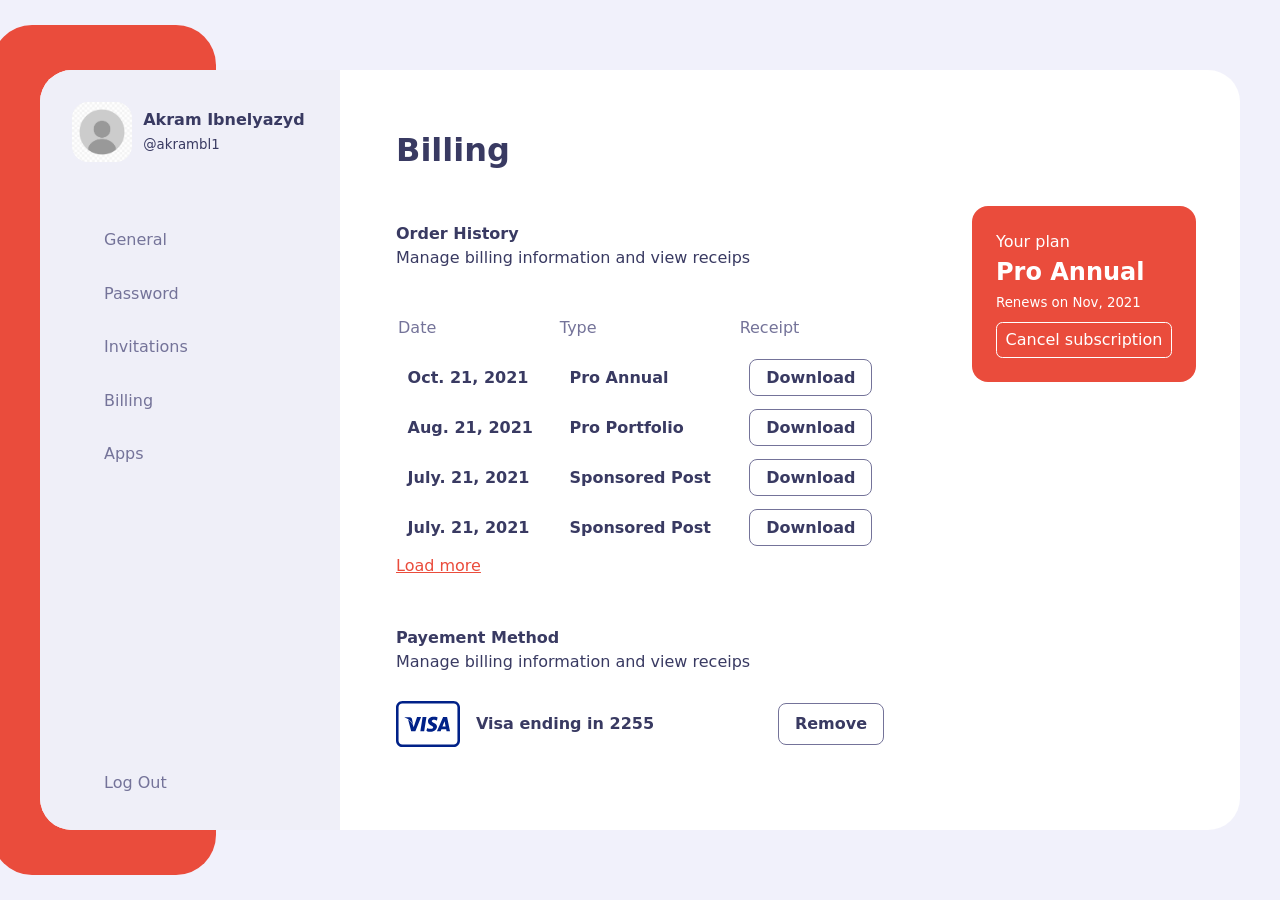
<file: billing/index.html>
<!DOCTYPE html>
<html lang="en">
  <head>
    <meta charset="UTF-8" />
    <meta name="viewport" content="width=device-width, initial-scale=1.0" />
    <title>Document</title>
    <link rel="stylesheet" href="style.css" />
  </head>

  <body>
    <main>
      <nav>
        <div class="profile">
          <img src="profile.jpg" width="60"/>
          <div class="profile-id">
            <p>Akram Ibnelyazyd</p>
            <small>@akrambl1</small>
          </div>
        </div>

        <div class="navbar">
          <ul>
            <li><i class="bi bi-house"></i><a href="#">General</a></li>
            <li><i class="bi bi-lock"></i><a href="#">Password</a></li>
            <li>
              <i class="bi bi-envelope-open"></i><a href="#">Invitations</a>
            </li>
            <li><i class="bi bi-wallet"></i><a href="#">Billing</a></li>
            <li><i class="bi bi-app"></i><a href="#">Apps</a></li>
            <li>
              <i class="bi bi-box-arrow-right"></i><a href="#">Log Out</a>
            </li>
          </ul>
        </div>
      </nav>

      <section>
        <h1>Billing</h1>
        <div class="order-history">
          <h4>Order History</h4>
          <p>Manage billing information and view receips</p>
          <div class="order-table">
            <table>
              <thead>
                <tr>
                  <th>Date</th>
                  <th>Type</th>
                  <th>Receipt</th>
                </tr>
              </thead>
              <tbody>
                <tr>
                  <td>Oct. 21, 2021</td>
                  <td>Pro Annual</td>
                  <td><a href="#">Download</a></td>
                </tr>
                <tr>
                  <td>Aug. 21, 2021</td>
                  <td>Pro Portfolio</td>
                  <td><a href="#">Download</a></td>
                </tr>
                <tr>
                  <td>July. 21, 2021</td>
                  <td>Sponsored Post</td>
                  <td><a href="#">Download</a></td>
                </tr>
                <tr>
                  <td>July. 21, 2021</td>
                  <td>Sponsored Post</td>
                  <td><a href="#">Download</a></td>
                </tr>
              </tbody>
            </table>
          </div>
          <a href="#">Load more</a>
        </div>
        <div class="payment">
          <h4>Payement Method</h4>
          <p>Manage billing information and view receips</p>
          <div class="card">
            <svg
              xmlns="http://www.w3.org/2000/svg"
              x="0px"
              y="0px"
              width="100"
              height="100"
              viewBox="0 0 50 50"
            >
              <path
                d="M 5 7 C 2.25 7 0 9.25 0 12 L 0 38 C 0 40.75 2.25 43 5 43 L 45 43 C 47.75 43 50 40.75 50 38 L 50 12 C 50 9.25 47.75 7 45 7 Z M 5 9 L 45 9 C 46.667969 9 48 10.332031 48 12 L 48 38 C 48 39.667969 46.667969 41 45 41 L 5 41 C 3.332031 41 2 39.667969 2 38 L 2 12 C 2 10.332031 3.332031 9 5 9 Z M 29.6875 19.40625 C 26.585938 19.40625 25 20.933594 25 22.875 C 25 26.386719 29.0625 25.914063 29.0625 27.71875 C 29.0625 28.023438 28.828125 28.75 27.125 28.75 C 25.417969 28.75 24.3125 28.09375 24.3125 28.09375 L 23.78125 30.46875 C 23.78125 30.46875 24.886719 31.09375 27 31.09375 C 29.113281 31.09375 32.03125 29.476563 32.03125 27.125 C 32.03125 24.296875 27.96875 24.074219 27.96875 22.8125 C 27.96875 22.167969 28.46875 21.6875 29.9375 21.6875 C 30.890625 21.6875 31.96875 22.40625 31.96875 22.40625 L 32.46875 19.96875 C 32.46875 19.96875 31.050781 19.40625 29.6875 19.40625 Z M 16.46875 19.625 L 13.78125 27.5625 C 13.78125 27.5625 13.597656 26.886719 13.53125 26.46875 C 11.996094 23.023438 9.5 21.75 9.5 21.75 L 11.875 30.75 L 15.125 30.75 L 19.625 19.625 Z M 20.78125 19.625 L 19.03125 30.75 L 22 30.75 L 23.78125 19.625 Z M 36.8125 19.625 L 31.96875 30.75 L 34.90625 30.75 L 35.5 29.15625 L 39.1875 29.15625 L 39.5 30.75 L 42.1875 30.75 L 39.90625 19.625 Z M 6.25 19.65625 C 6.25 19.65625 12.054688 21.453125 13.40625 25.8125 L 12.40625 20.75 C 12.40625 20.75 11.976563 19.65625 10.8125 19.65625 Z M 37.9375 22.84375 L 38.75 27.03125 L 36.3125 27.03125 Z"
              ></path>
            </svg>
            <p>Visa ending in 2255</p>
            <a href="#">Remove</a>
          </div>
        </div>
      </section>

      <aside>
        <div class="Your-plan">
          <p>Your plan</p>
          <h1>Pro Annual</h1>
          <small>Renews on Nov, 2021</small>
          <a href="#">Cancel subscription</a>
        </div>
      </aside>
    </main>
  </body>
</html>
</file>
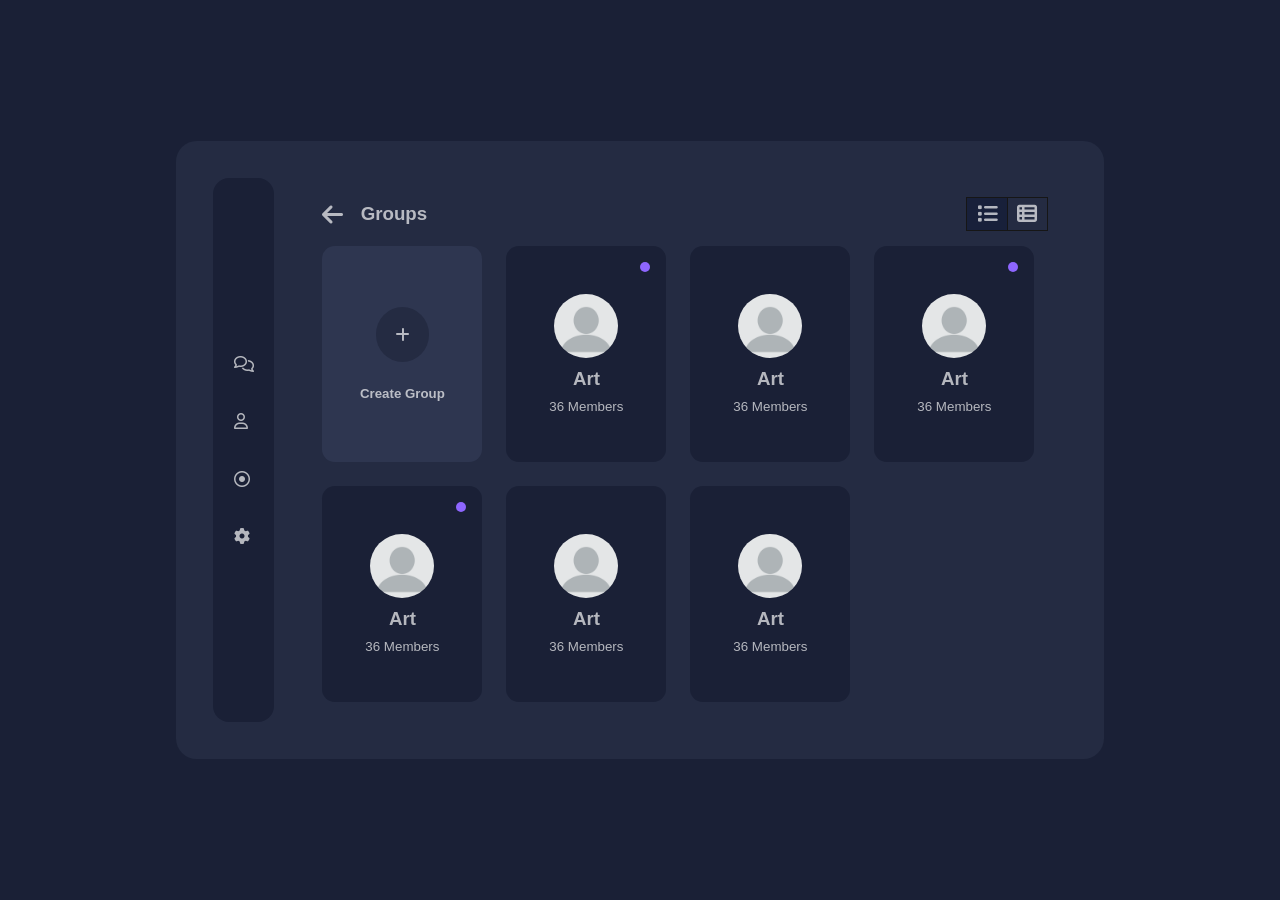
<file: gallery/index.html>
<!DOCTYPE html>
<html lang="en">
  <head>
    <meta charset="UTF-8" />
    <meta name="viewport" content="width=device-width, initial-scale=1.0" />
    <title>gallery</title>
    <link rel="stylesheet" href="style.css" />
    <link
      rel="stylesheet"
      href="https://cdnjs.cloudflare.com/ajax/libs/font-awesome/6.4.2/css/all.min.css"
      integrity="sha512-z3gLpd7yknf1YoNbCzqRKc4qyor8gaKU1qmn+CShxbuBusANI9QpRohGBreCFkKxLhei6S9CQXFEbbKuqLg0DA=="
      crossorigin="anonymous"
      referrerpolicy="no-referrer"
    />
  </head>

  <body>
    <main>
      <nav>
        <i class="fa-regular fa-comments" style="color: #ffffffad"></i>
        <i class="fa-regular fa-user" style="color: #ffffffad"></i>
        <i class="fa-regular fa-circle-dot" style="color: #ffffffad"></i>
        <i class="fa-solid fa-gear" style="color: #ffffffad"></i>
      </nav>

      <section>
        <header>
          <div class="page-name">
            <i
              class="fa-solid fa-arrow-left fa-xl"
              style="color: #ffffffad"
            ></i>
            <h3>Groups</h3>
          </div>
          <div class="radio-group">
            <div class="radio">
              <input type="radio" id="r1" name="filter" checked />
              <label for="r1"><i class="fa-solid fa-list"></i></label>
            </div>
            <div class="radio">
              <input type="radio" id="r2" name="filter" />
              <label for="r2"><i class="fa-solid fa-table-list"></i></label>
            </div>
          </div>
        </header>

        <div class="group-card">
          <div class="card">
            <i class="fa-solid fa-plus"></i>
            <h5>Create Group</h5>
          </div>

          <div class="card notif">
            <img src="profile1.png" />
            <h3>Art</h3>
            <small>36 Members</small>
          </div>
          <div class="card">
            <img src="profile1.png" />
            <h3>Art</h3>
            <small>36 Members</small>
          </div>
          <div class="card notif">
            <img src="profile1.png" />
            <h3>Art</h3>
            <small>36 Members</small>
          </div>
          <div class="card notif">
            <img src="profile1.png" />
            <h3>Art</h3>
            <small>36 Members</small>
          </div>
          <div class="card">
            <img src="profile1.png" />
            <h3>Art</h3>
            <small>36 Members</small>
          </div>
          <div class="card">
            <img src="profile1.png" />
            <h3>Art</h3>
            <small>36 Members</small>
          </div>
        </div>
      </section>
    </main>
  </body>
</html>
</file>
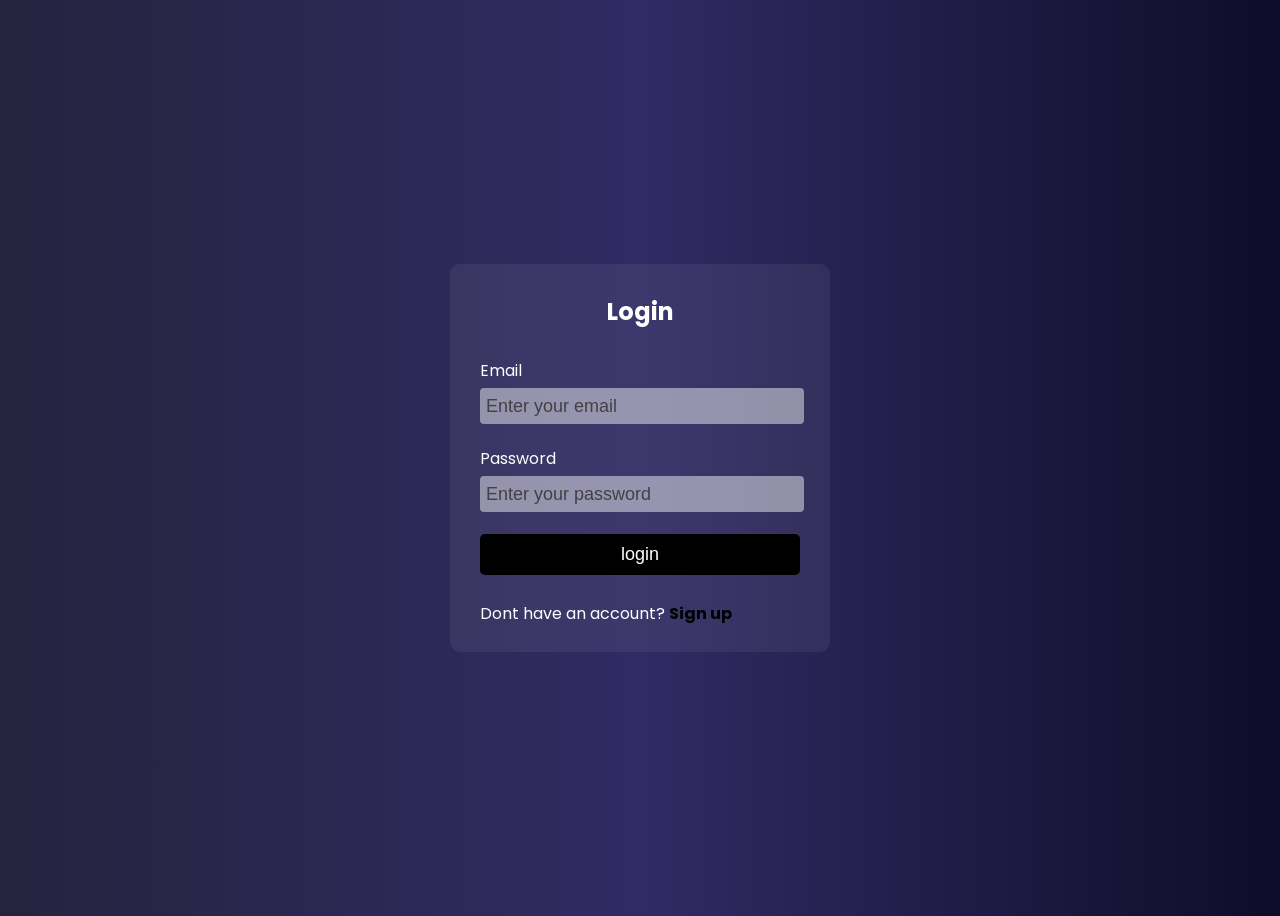
<file: Login app/index.html>
<!DOCTYPE html>
<html lang="en">
<head>
    <meta charset="UTF-8">
    <meta name="viewport" content="width=device-width, initial-scale=1.0">
    <title>login page</title>
    <link rel="stylesheet" href="style.css">
    <link rel="stylesheet" href="https://cdnjs.cloudflare.com/ajax/libs/font-awesome/6.5.1/css/all.min.css" integrity="sha512-DTOQO9RWCH3ppGqcWaEA1BIZOC6xxalwEsw9c2QQeAIftl+Vegovlnee1c9QX4TctnWMn13TZye+giMm8e2LwA==" crossorigin="anonymous" referrerpolicy="no-referrer" />
    
</head>
<body>
    <section class="container">
        <main class="loginForm">
            <h2>Login</h2>
            <form onsubmit="return false">
                <label for="email">Email</label>
                <input type="text" name="email" id="email" placeholder="Enter your email">
                <span></span>
                <label for="pwd">Password</label>
                <input type="password" name="pwd" id="pwd" placeholder="Enter your password">
                <span></span>
                <button id="loginBtn" >login</button>
            </form>
            <p class="signUpTxt">Dont have an account? <span onclick="login()">Sign up</span></p>
        </main>
        <main class="signUpForm">
            <h2>Sign Up</h2>
            <form onsubmit="return false">
                <div class="fullName">
                    <div class="firstName">
                        <label for="firstName">First Name</label>
                        <input type="text" name="firstName" id="firstName" placeholder="First Name">
                    </div>
                    <div class="lastName">
                        <label for="lastName">Last Name</label>
                        <input type="text" name="lastName" id="lastName" placeholder="Last Name">
                    </div>
                </div>
                <label for="email">Email</label>
                <input type="text" name="email" id="email" placeholder="Enter your email">
                <span></span>
                <label for="pwd">Password</label>
                <input type="text" name="pwd" id="pwd" placeholder="Enter your password">
                <span></span>
                <button id="loginBtn" >Creat New Account</button>
            </form>
            <p class="or">Or Sign Up with</p>
            <div class="orLogin">
                <i class="fa-brands fa-facebook"></i>
                <i class="fa-brands fa-instagram"></i>
                <i class="fa-brands fa-github"></i>
            </div>
            <p class="signUpTxt" onclick="singUp()">Already have an account? <span>Sign in</span></p>
        </main>
    </section>

    <script>
        let container = document.querySelector('.container')
        function login() {
            container.classList.add('flip')
            document.title = 'Sign up page'
        }
        function singUp(){
            container.classList.remove('flip')
            document.title = 'Login page'
        }
    </script>
</body>
</html>
</file>
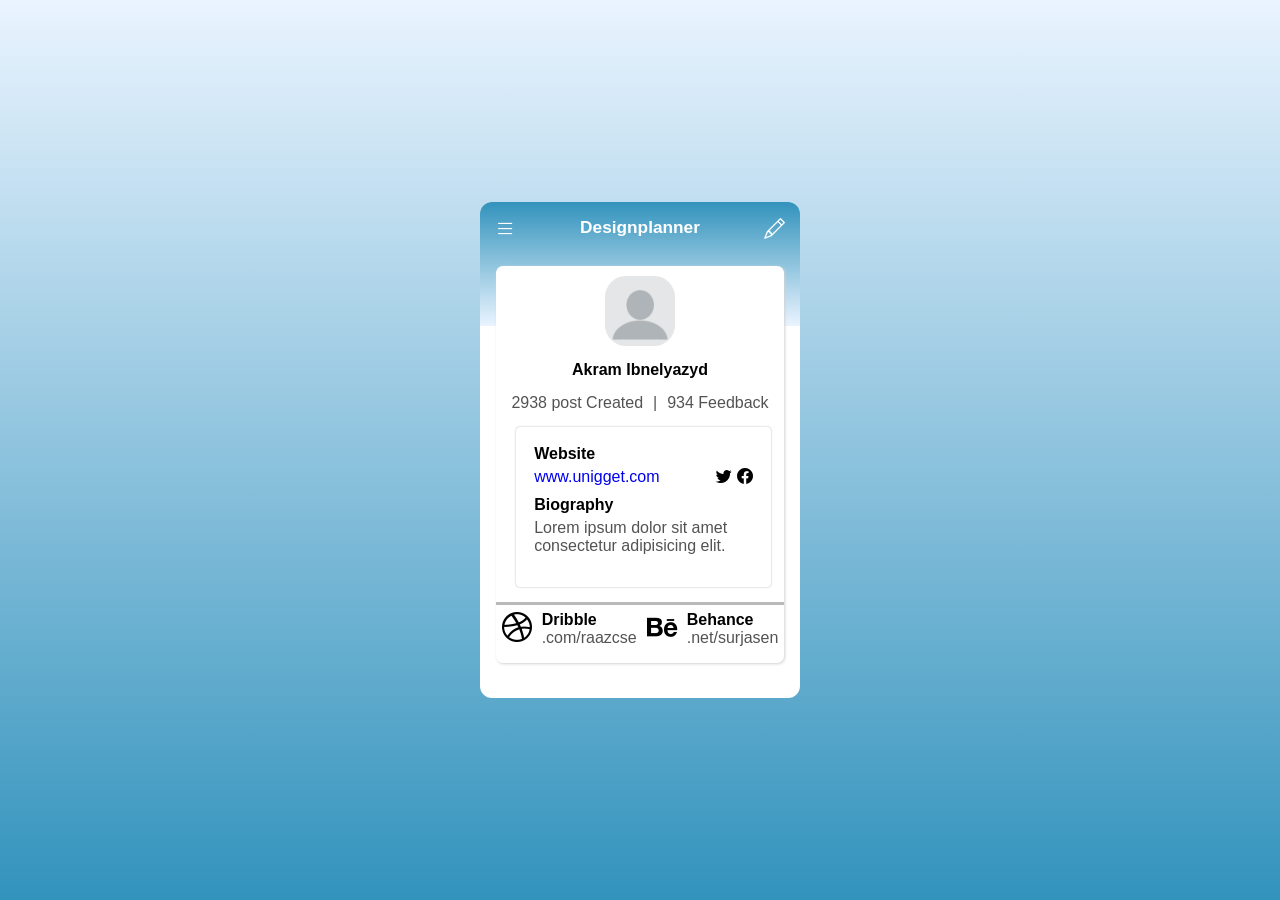
<file: p1/index.html>
<!DOCTYPE html>
<html lang="en">
<head>
    <meta charset="UTF-8">
    <meta name="viewport" content="width=device-width, initial-scale=1.0">
    <title>Document</title>
    <link rel="stylesheet" href="style.css">
    <link rel="stylesheet" href="https://cdn.jsdelivr.net/npm/bootstrap-icons@1.11.2/font/bootstrap-icons.min.css">
</head>
<body>
    <main>
        <div class="head-bg">
            <!-- <div> -->
                <i class="bi bi-list"></i>
                <h5>Designplanner</h5>
                <i class="bi bi-pencil"></i>
            <!-- </div> -->
        </div>
        <div class="card">
                <img src="profile-picture.webp">
                <h4>Akram Ibnelyazyd</h4>
                <span class="par">
                    <p>2938 post Created </p>
                    <p>|</p>
                    <p> 934 Feedback</p>
                </span>
                <div class="card-2">
                    <h4>Website</h4>
                    <article>
                        <a href="#">www.unigget.com</a>
                        <div class="icons">
                            <i class="bi bi-twitter"></i>
                            <i class="bi bi-facebook"></i>
                        </div>
                    </article>
                    <h4 style="margin-top: 5px;">Biography</h4>
                    <p class="par" style="text-align: left; ">
                        Lorem ipsum dolor sit amet consectetur adipisicing elit.
                    </p>
                </div>

                <footer>
                    <div class="div1">
                        <i class="bi bi-dribbble"></i>
                        <div>
                            <h4>Dribble</h4>
                            <p>.com/raazcse</p>
                        </div>
                    </div>
                    <div class="div2">
                        <i class="bi bi-behance"></i>
                        <div>
                            <h4>Behance</h4>
                            <p>.net/surjasen</p>
                        </div>
                    </div>
                </footer>
            
        </div>
    </main>
</body>
</html>
</file>
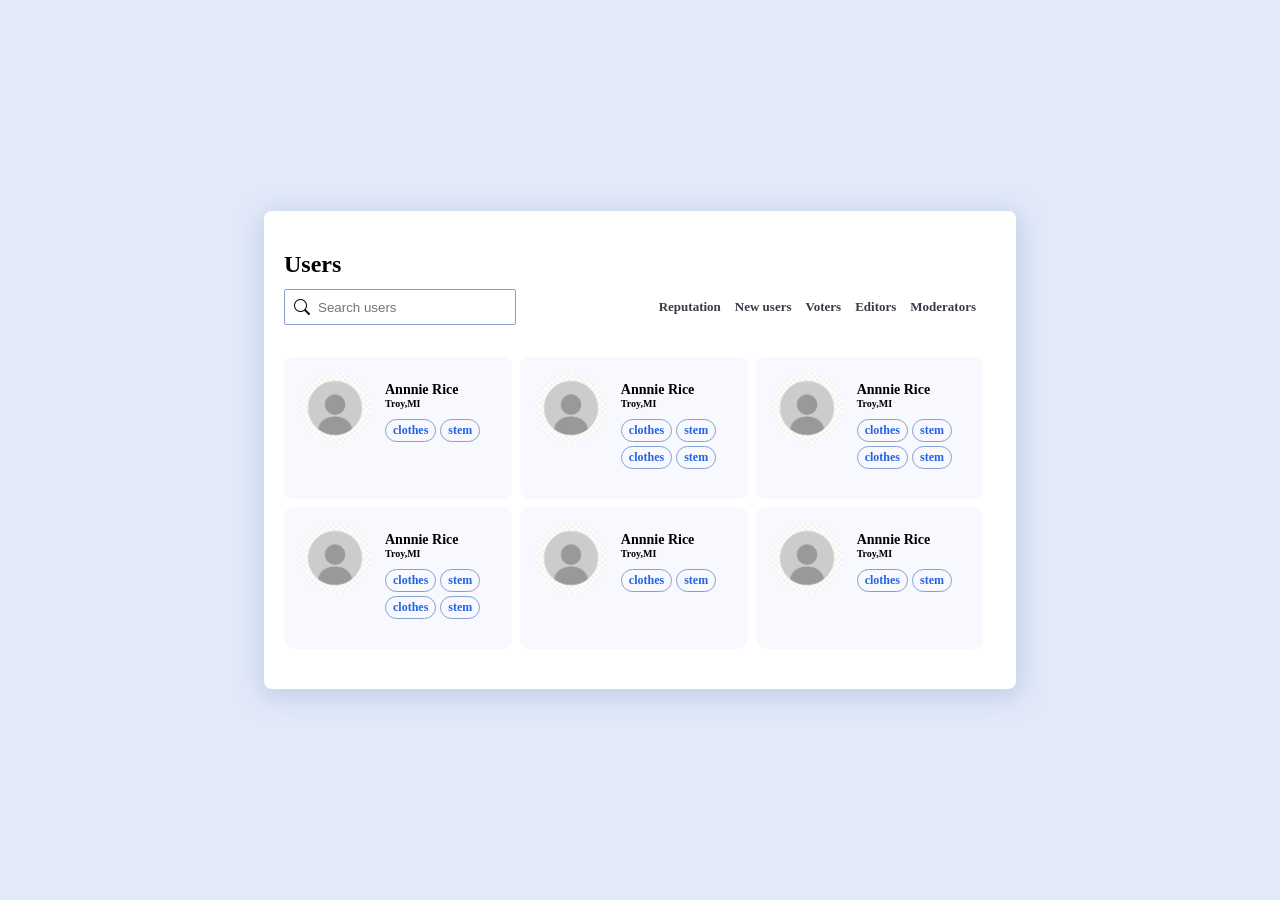
<file: users/index.html>
<!DOCTYPE html>
<html lang="en">
  <head>
    <meta charset="UTF-8" />
    <meta name="viewport" content="width=device-width, initial-scale=1.0" />
    <title>Document</title>
    <link rel="stylesheet" href="style.css" />
    <link
      rel="stylesheet"
      href="https://cdn.jsdelivr.net/npm/bootstrap-icons@1.11.2/font/bootstrap-icons.min.css"
    />
  </head>
  <body>
    <main>
      <nav>
        <h2>Users</h2>
        <div class="menu">
          <i class="bi bi-search"></i>
          <input type="text" placeholder="Search users" />
          <ul>
            <input type="radio" id="check1" name="check" />
            <input type="radio" id="check2" name="check" />
            <input type="radio" id="check3" name="check" />
            <input type="radio" id="check4" name="check" />
            <input type="radio" id="check5" name="check" />

            <label for="check1" id="check1">
              <li>Reputation</li>
            </label>
            <label for="check2" id="check2">
              <li>New users</li>
            </label>
            <label for="check3" id="check3">
              <li>Voters</li>
            </label>
            <label for="check4" id="check4">
              <li>Editors</li>
            </label>
            <label for="check5" id="check5">
              <li>Moderators</li>
            </label>
          </ul>
        </div>
      </nav>
      <section>
        <input type="radio" id="click1" name="click" />
        <input type="radio" id="click2" name="click" />
        <input type="radio" id="click3" name="click" />
        <input type="radio" id="click4" name="click" />
        <input type="radio" id="click5" name="click" />
        <input type="radio" id="click6" name="click" />
        <label for="click1" id="click1">
          <div class="card">
            <img src="profile.jpg" alt="" />
            <span>
              <h3>Annnie Rice</h3>
              <p>Troy,MI</p>
              <div class="links">
                <p>clothes</p>
                <p>stem</p>
              </div>
            </span>
          </div>
        </label>
        <label for="click2" id="click2">
          <div class="card">
            <img src="profile.jpg" alt="" />
            <span>
              <h3>Annnie Rice</h3>
              <p>Troy,MI</p>
              <div class="links">
                <p>clothes</p>
                <p>stem</p>
                <p>clothes</p>
                <p>stem</p>
              </div>
            </span>
          </div>
        </label>
        <label for="click3" id="click3">
          <div class="card">
            <img src="profile.jpg" alt="" />
            <span>
              <h3>Annnie Rice</h3>
              <p>Troy,MI</p>
              <div class="links">
                <p>clothes</p>
                <p>stem</p>
                <p>clothes</p>
                <p>stem</p>
              </div>
            </span>
          </div>
        </label>
        <label for="click4" id="click4">
          <div class="card">
            <img src="profile.jpg" alt="" />
            <span>
              <h3>Annnie Rice</h3>
              <p>Troy,MI</p>
              <div class="links">
                <p>clothes</p>
                <p>stem</p>
                <p>clothes</p>
                <p>stem</p>
              </div>
            </span>
          </div>
        </label>
        <label for="click5" id="click5">
          <div class="card">
            <img src="profile.jpg" alt="" />
            <span>
              <h3>Annnie Rice</h3>
              <p>Troy,MI</p>
              <div class="links">
                <p>clothes</p>
                <p>stem</p>
              </div>
            </span>
          </div>
        </label>
        <label for="click6" id="click6">
          <div class="card">
            <img src="profile.jpg" alt="" />
            <span>
              <h3>Annnie Rice</h3>
              <p>Troy,MI</p>
              <div class="links">
                <p>clothes</p>
                <p>stem</p>
              </div>
            </span>
          </div>
        </label>
      </section>
    </main>
  </body>
</html>
</file>
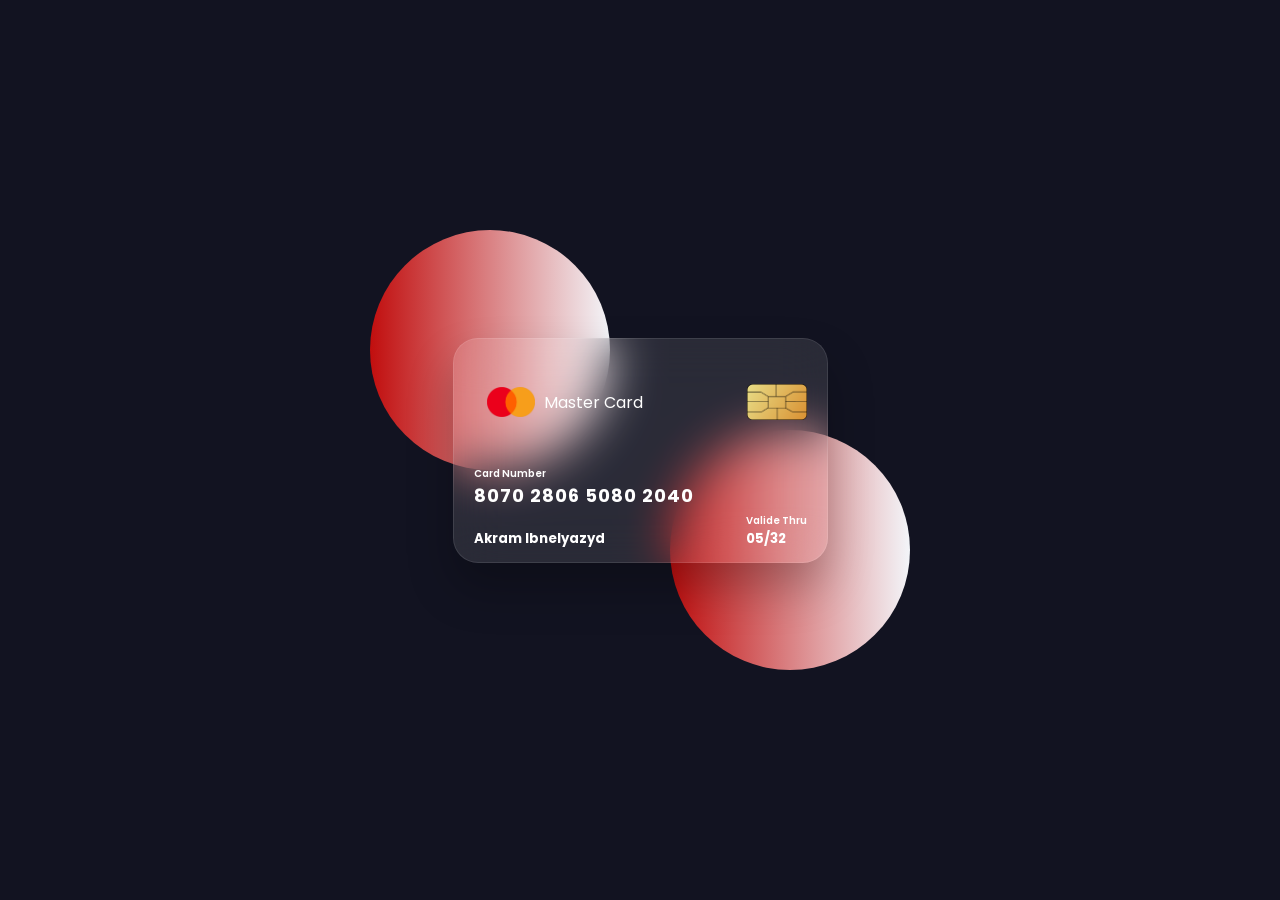
<file: flipcard/flip.html>
<!DOCTYPE html>
<html lang="en">
<head>
    <meta charset="UTF-8">
    <meta name="viewport" content="width=device-width, initial-scale=1.0">
    <title>Flipping Card</title>
    <link rel="stylesheet" href="flip.css">
    
</head>
<body>
    <main>
        <section class="container">
            <article class="card font-face">
                <header>
                    <div class="logo">
                        <img src="logo.png" class="cart">
                        <h5 class="mc">Master Card</h5>
                    </div>
                    <img src="chip.png" class="chip"> 
                </header>
                <div class="card-details">
                    <div class="name-number">
                        <h6>Card Number</h6>
                        <h5 class="number">8070 2806 5080 2040</h5>
                        <h5 class="name"> Akram Ibnelyazyd</h5>
                    </div>
                    <div class="valide-date">
                        <h6>Valide Thru</h6>
                        <h5>05/32</h5>
                    </div>
                </div>
            </article> 
            <article class="card back-face ">
                <h6>For customer service call +212 16 39 93 58 or email at mastercard@gmail.com</h6>
                <div class="black"></div>
                <div class="signature"><i>005</i></div>
                <h5>
                    Lorem ipsum, dolor sit amet consectetur adipisicing elit. Impedit, ipsum explicabo vel quam laudantium est. Aperiam atque nisi facere error, tempora, ex, laudantium modi odit velit incidunt nobis? Inventore.
                </h5>
            </article>
        </section>
    </main>
</body>
</html>
</file>
<file: billing/style.css>
* {
    margin: 0;
    padding: 0;
    box-sizing: border-box;
}


body {
    line-height: 1.5;
    -webkit-font-smoothing: antialiased;
}


p,
h1,
h2,
h3,
h4,
h5,
h6 {
    overflow-wrap: break-word;
}

:root {
    --s-color: #EA4C3C;
}

body {
    height: 100vh;
    background: #F1F1FB;
    font-family: system-ui;
    display: flex;
    color: #393A62;
}


main {
    margin: auto;
    position: relative;
    background-color: #fff;
    width: min(75rem, 95%);
    border-radius: 2rem;
    display: flex;

    &::after {
        content: '';
        position: absolute;
        width: min(14rem, 95%);
        background-color: var(--s-color);
        border-radius: 2.5rem;
        z-index: -1;
        inset: 0;
        margin: -2.8rem -3rem;
    }

}

nav,
aside {
    flex-basis: 25%;
}

section {
    flex-basis: 50%;
}

nav {
    border-radius: 2rem 0 0 2rem;
    background-color: #efeff8;
    padding: 2rem;
    display: flex;
    flex-direction: column;
    gap: 3.5rem;
}

.profile {
    display: flex;
    align-items: center;
    gap: .7rem;

    & img {
        border-radius: 1rem;
    }

    & p {
        font-weight: bolder;
    }
}

.navbar {
    height: 100%;
}

.navbar ul {
    display: flex;
    flex-direction: column;
    list-style: none;
    gap: 1rem;
    height: 100%;

    & li {
        padding: 0 1rem;
        transition: 0.2s;
        &:hover {
            border-left: 5px solid var(--s-color);
            border-radius: .3rem;
        }

        &:nth-child(6) {
            margin-top: auto;
        }
    }

    & a {
        text-decoration: none;
        color: #747399;
    }

    & i {
        font-size: 25px;
        margin-right: 1rem;
        color: #747399;
    }
}


section{
    padding: 3.5rem;
    display: flex;
    flex-direction: column;
    gap: 3rem;

    & h1{
        font-size: 2rem;
    }
}


table{
    margin-top: 2rem;
}
th{
    text-align: left;
    width: 44%;
    font-weight: 500;
    color: #747399;
}
tr{
    height: 3rem;
    font-weight: 600;
}
td{
    padding: .6rem;

}
tbody tr:hover{
    box-shadow: 0 0 3rem 1rem #F1F1FB;
    border-radius: .5rem;
    scale: 1.02;
}
table a,.card a{
    text-decoration: none;
    color: #393A62;
    padding: .5rem 1rem ;
    border: 1px solid #747399;
    border-radius: .5rem;
    font-weight: 700;
}
.order-history > a{
    color: var(--s-color);
}

.card{
    display: flex;
    align-items: center;
    gap: 1rem;
    width: 100%;
    & a{
        margin-left: auto;
    }
    & p{
        font-weight: 600;
    }
    & svg{
        width: 4rem;
        fill: #002188;
    }
}

aside {
    padding: 8.5rem 2rem;

    .Your-plan {
        background-color: var(--s-color);
        width: 14rem;
        height: 11rem;
        padding: 1.5rem;
        border-radius: 1rem;
        color: #fff;
       
        & a{
            display: block;
            padding: .3rem;
            margin-top: .5rem;
            border-radius: .4rem;
            border: 1px solid #fff;
            text-decoration: none;
            color: #fff;
            text-align: center;
        }
    }

}
</file>
<file: gallery/style.css>
* {
    padding: 0;
    margin: 0;
    box-sizing: border-box;
}

body {
    height: 100vh;
    background: #1a2036;
    font-family: sans-serif;
    display: flex;
    color: #ffffffad;
}

main {
    margin: auto;
    background-color: #242b42;
    height: min-content;
    width: 58rem;
    border-radius: 1.3rem;
    padding: 2.3rem;
    display: flex;
    gap: 3rem;
}

nav {
    background: #1a2036;
    width: min-content;
    border-radius: 1rem;
    display: flex;
    flex-direction: column;
    justify-content: center;
}

nav i {
    padding: 1.3rem;
}

section {
    display: flex;
    flex-direction: column;
    gap: 1rem;
    padding: 20px 0;
}

header {
    display: flex;
    justify-content: space-between;
    align-items: center;
}

.page-name h3 {
    display: inline-block;
    margin-left: .8rem;

}

.radio-group {
    display: flex;
    width: 5rem;
    height: 2rem;
    margin-right: 20px;
}

.radio {
    width: 50%;
    outline: 1px solid rgb(22, 22, 22);
}

label {
    height: 100%;
    width: 100%;
    display: block;
    position: relative;
    cursor: pointer;
}

.radio i {
    font-size: 20px;
    position: absolute;
    top: 50%;
    left: 50%;
    transform: translate(-50%, -50%);
}

input[type="radio"] {
    display: none;
}

input[type="radio"]:checked + label {
    background-color: #18203a;
}

.group-card {
    height: 100%;
    display: flex;
    flex-wrap: wrap;
    gap: 1.5rem;
}

.card {
    position: relative;
    width: 10rem;
    height: 13.5rem;
    padding: 1rem;
    background-color: #2e3650;
    display: flex;
    flex-direction: column;
    align-items: center;
    justify-content: center;
    gap: 1.5rem;
    border-radius: .8rem;

    &.card i {
        padding: 1.2rem;
        border-radius: 50%;
        background-color: #242b42;
    }

    &.card img {
        width: 50%;
        border-radius: 50%;
    }

}

.card:not(:first-child) {
    background-color: #1a2036;
    gap: .6rem;
}

.notif::after {
    content: '';
    position: absolute;
    background-color: #8e66ff;
    width: 10px;
    height: 10px;
    border-radius: 50%;
    top: 1rem;
    right: 1rem;
}
</file>
<file: Login app/style.css>
@import url('https://fonts.googleapis.com/css2?family=Poppins:ital,wght@0,100;0,200;0,300;0,400;0,500;0,600;0,700;0,800;0,900;1,100;1,200;1,300;1,400;1,500;1,600;1,700;1,800;1,900&family=Rubik:ital,wght@0,300..900;1,300..900&family=Ubuntu+Sans:ital,wght@0,100..800;1,100..800&display=swap');

body { 
    font-family: "Poppins", sans-serif;
    /* background-color: #333333aa; */
    background: #0f0c29; 
    background: -webkit-linear-gradient(to right, #24243e, #302b63, #0f0c29);
    background: linear-gradient(to right, #24243e, #302b63, #0f0c29); 
}

.container {
    display: flex;
    align-items: center;
    justify-content: center;
    height: 100vh;
    position: relative;
    transform-style: preserve-3d;
    transition: 0.4s;
    perspective: 500px;
}

h2 {
    text-align: center;
}

main {
    position: absolute;
    background-color: #eeeeee;
    padding: 10px 30px;
    border-radius: 10px;
    width: 20rem;
    perspective: 500px;
    background-color: rgba(255, 255, 255, 0.064);
    color: #ffffff;
    backdrop-filter: blur(25%);
}

form {
    display: flex;
    flex-direction: column;
}

input {
    margin-bottom: 12px;
    font-size: large;
    border: none;
    height: 34px;
    width: 100%;
    border-radius: 4px;
    background-color: rgba(255, 255, 255, 0.461);
    backdrop-filter: blur(25%);
}

input::placeholder {
    color: #2f2e2ecf;
    padding: 4px;
}

input:focus {
    outline: 2px solid rgb(197, 134, 236);
    /* padding: 5px; */
}

label {
    margin-bottom: 5px;
    margin-top: 10px;
}

#loginBtn {
    font-size: 18px;
    border-radius: 5px;
    border: none;
    outline: none;
    background-color: #000000;
    margin: 10px 0 10px 0;
    padding: 10px;
    width: 100%;
    cursor: pointer;
    color: white;
}

#loginBtn:hover {
    background-color: #1e1d1d;
}

.signUpTxt span {
    font-weight: 700;
    text-decoration: underline;
    cursor: pointer;
    color: black;
    text-decoration: none;
}

.fullName {
    display: flex;
    gap: 10px;
}

.or {
    font-weight: bold;
    text-align: center;
}

.orLogin {
    display: flex;
    gap: 20px;
    justify-content: center;
}

.orLogin i {
    font-size: 30px;
}

.loginForm { 
    backface-visibility: hidden;
}

.signUpForm {
    backface-visibility: hidden;
    transform: rotateY(180deg);
}
.signUpTxt span:hover {
    color: #1e1d1d;
}

.flip {
    transform: rotateY(180deg);
}
</file>
<file: p1/style.css>
* {
    padding: 0;
    margin: 0;
    box-sizing: border-box;
}
body{
    height: 100vh;
    display: grid;
    place-content: center;
    background-image: linear-gradient(to top, #1684b3e0 0%, #eaf4ff 100%);
    font-family: sans-serif;
}
main{
    width: 20rem;
    height: 31rem;
    background-color: #ffff;
    position: relative;
    border-radius: 12px;
}
.head-bg{
    /* background-color: purple; */
    background-image: linear-gradient(to bottom, #1684b3e0 0%, #eaf4ff 100%);
    width: 100%;
    height: 25%;
    display: flex;
    justify-content: space-between;
    padding: 15px;
    color: white;
    font-size: 1.3rem;
    border-top-left-radius: 12px;
    border-top-right-radius: 12px;
}
.card{
    position: absolute;
    width: 90%;
    background-color: #ffff;
    left: 5%;
    right: 5%;
    top: 13%;
    box-shadow: 1px 1px 3px #d3d3d3;
    border-radius: 7px;
    display: flex;
    flex-direction: column;
    align-items: center;
    gap: 15px;
    padding: 10px;
}
img{
    width: 70px;
    height: 70px;
    border-radius: 30%;
}
.card span{
    display: flex;
    justify-content: center;
    gap: 10px;
    color: #545353;
}
.card-2{
    height: 10rem;
    width: 95%;
    margin-left: 7px;
    display: flex;
    flex-direction: column;
    gap: 5px;
    padding: 18px;
    box-shadow: 0px 0px 2px #acabab ;
    border-radius: 4px;
}
.card-2 article{
    display: flex;
    justify-content: space-between;
    width: 100%;
}
.card a{
    text-decoration: none;
}
footer{
    display: flex;
    justify-content: center;
    gap: 10px;
    border-top: solid #8180808d;
    padding: 6px;
}
footer i{
    font-size: 30px;
}
footer .div1 , .div2{
    display: flex;
    gap: 10px;
}

p {
    color: rgb(83, 83, 83);
}
</file>
<file: users/style.css>
*{
    padding: 0;
    margin: 0;
    box-sizing: border-box;
}

body{
    height: 100vh;
    /* display: grid; */
    /* place-content: center; */
    display: flex;
    align-items: center;
    justify-content: center;
    background-color: #E2E9F9;
}

main{
    background-color: #ffff;
    padding: 40px 20px;
    width: 47rem;
    display: flex;
    flex-direction: column;
    gap: 2rem;
    border-radius: 8px;
    box-shadow: 1px 5px 25px 3px #87a0ce5f;
}

nav{
    display: flex;
    flex-direction: column;
    gap: 0.7rem;
}

nav .menu{
    display: flex;
    justify-content: space-between;
    height: 36px;
    position: relative;
}

ul{
    display: flex;
    list-style-type: none;
    gap: 14px;
    font-size: small;
    font-weight: bold;
    color: #373C47;
    align-items: center;
    padding-right: 20px;
}

li{
    cursor: pointer;
}

input{
    flex-grow: 0.3;
    border: 0.2px solid #87A0CE;
    border-radius: 2px;
}

.menu i{
    position: absolute;
    z-index: 12;
    top: 10px;
    left: 10px;
}

input::placeholder{
    padding-left: 33px;
}

section{
    display: flex;
    flex-wrap: wrap;
    gap: 8px;
}

.card img{
    width: 72px;
    height: 72px;
    border-radius: 50%;
}

.card{
    cursor: pointer;
    padding: 15px 30px 30px 15px;
    background-color: #e8edfa53;
    display: flex;
    gap: 14px;
    border-radius: 9px;

    flex-basis: 32%;
    height: 100%;
}

section label{
    flex-basis: 32%;
}
.card h3{
    margin-top: 10px;
    font-size: 14px;
}

span > p{
    font-weight: 600;
    font-size: 10px;
}

.links{
    margin-top: 10px;
    display: flex;
    gap: 4px;
    flex-wrap: wrap;
}

.links p{
    border: 1px solid #87A0CE;
    border-radius: 12px;
    padding: 3px 7px;
    font-size: 12px;
    font-weight: 600;
    color: #2363e4;
}

input[type="radio"]{
    display: none;
}

#check1:checked ~ #check1 li{
    background-color: #1d52ff85;
    padding: 10px;
    border-radius: 4px;
    color: white;
}
#check2:checked ~ #check2 li{
    background-color: #1d52ff85;
    padding: 10px;
    border-radius: 4px;
    color: white;
}
#check3:checked ~ #check3 li{
    background-color: #1d52ff85;
    padding: 10px;
    border-radius: 4px;
    color: white;
}
#check4:checked ~ #check4 li{
    background-color: #1d52ff85;
    padding: 10px;
    border-radius: 4px;
    color: white;
}
#check5:checked ~ #check5 li{
    background-color: #1d52ff85;
    padding: 10px;
    border-radius: 4px;
    color: white;
}

#click1:checked ~ #click1 .card,
#click2:checked ~ #click2 .card,
#click3:checked ~ #click3 .card,
#click4:checked ~ #click4 .card,
#click5:checked ~ #click5 .card,
#click6:checked ~ #click6 .card
{
    border: 1px solid #87a0ceab;
    box-shadow: 1px 7px 20px #87a0ce69;
}
</file>
<file: flipcard/flip.css>
/* Import Google Font - Poppins */
@import url("https://fonts.googleapis.com/css2?family=Poppins:wght@300;400;500;600&display=swap");

* {
  margin: 0;
  padding: 0;
  box-sizing: border-box;
  font-family: "Poppins", sans-serif;
}

main {
    position: relative;
    min-width: 100%;
    min-height: 100vh;
    background-color: #121321;
    display: flex;
    align-items: center;
    justify-content: center;
    color: #fff;
    perspective: 300px;

}

main::after {
    content: '';
    position: absolute;
    height: 240px;
    width: 240px;
    border-radius: 50%;
    transform: translate(-150px, -100px);
    background: linear-gradient(90deg, #c10e0e, #f3f5f9);
}

main::before {
    content: '';
    position: absolute;
    height: 240px;
    width: 240px;
    border-radius: 50%;
    transform: translate(150px, 100px);
    background: linear-gradient(90deg, #c10e0e, #f3f5f9);
}

.container {
    position: relative;
    z-index: 100;
    width: 375px;
    height: 225px;
    transition: 0.6s;
    transform-style: preserve-3d;
}

.container:hover {
    transform: rotateY(180deg);
}

.font-face header,
.font-face .logo {
    display: flex;
    align-items: center;
}

.font-face header {
    justify-content: space-between;
}

.container .card {
    position: absolute;
    padding: 20px;
    height: 100%;
    width: 100%;
    border-radius: 25px;
    backdrop-filter: blur(25px);
    background: rgba(255, 255, 255, 0.1);
    box-shadow: 0 25px 45px rgba(0, 0, 0, 0.25);
    border: 1px solid rgba(255, 255, 255, 0.1);
    /* i used this to hide the back face when rotate */
    backface-visibility: hidden;
}

.font-face .cart {
    width: 48px;
    height: 30px;
}

h5.mc {
    margin: 6px 9px;
    font-size: 16px;
    font-weight: 400;
}

.font-face .chip {
    width: 60px;
}

.logo {
    padding: 25px 13px;
}

.font-face .card-details {
    display: flex;
    align-self: center;
    align-items: flex-end;
    justify-content: space-between;
    margin-top: 20px;
}

h6 {
    font-size: 10px;
    font-weight: 600;
}

h5.number {
    font-size: 18px;
    letter-spacing: 1px;
}

h5.name {
    margin-top: 20px;
}

.card.back-face {
    border: none;
    padding: 15px 25px 25px 25px;
    transform: rotateY(180deg);
}

.card.back-face h6 {
    font-size: 8px;
}

.card.back-face .black {
    position: absolute;
    top: 40px;
    left: 0;
    height: 45px;
    width: 100%;
    background: #000;
}

.card.back-face .signature {
    display: flex;
    justify-content: flex-end;
    align-items: center;
    margin-top: 80px;
    height: 40px;
    width: 85%;
    border-radius: 6px;
    background: repeating-linear-gradient(#fff, #fff 3px, #efefef 0px, #efefef 9px);
}

.signature i {
    color: #000;
    font-size: 12px;
    border-radius: 4px;
    padding: 4px 6px;
    background-color: #fff;
    margin-right: -30px;
    z-index: -1;
}

.card.back-face h5 {
    font-size: 8px;
    margin-top: 15px;
}
</file>
